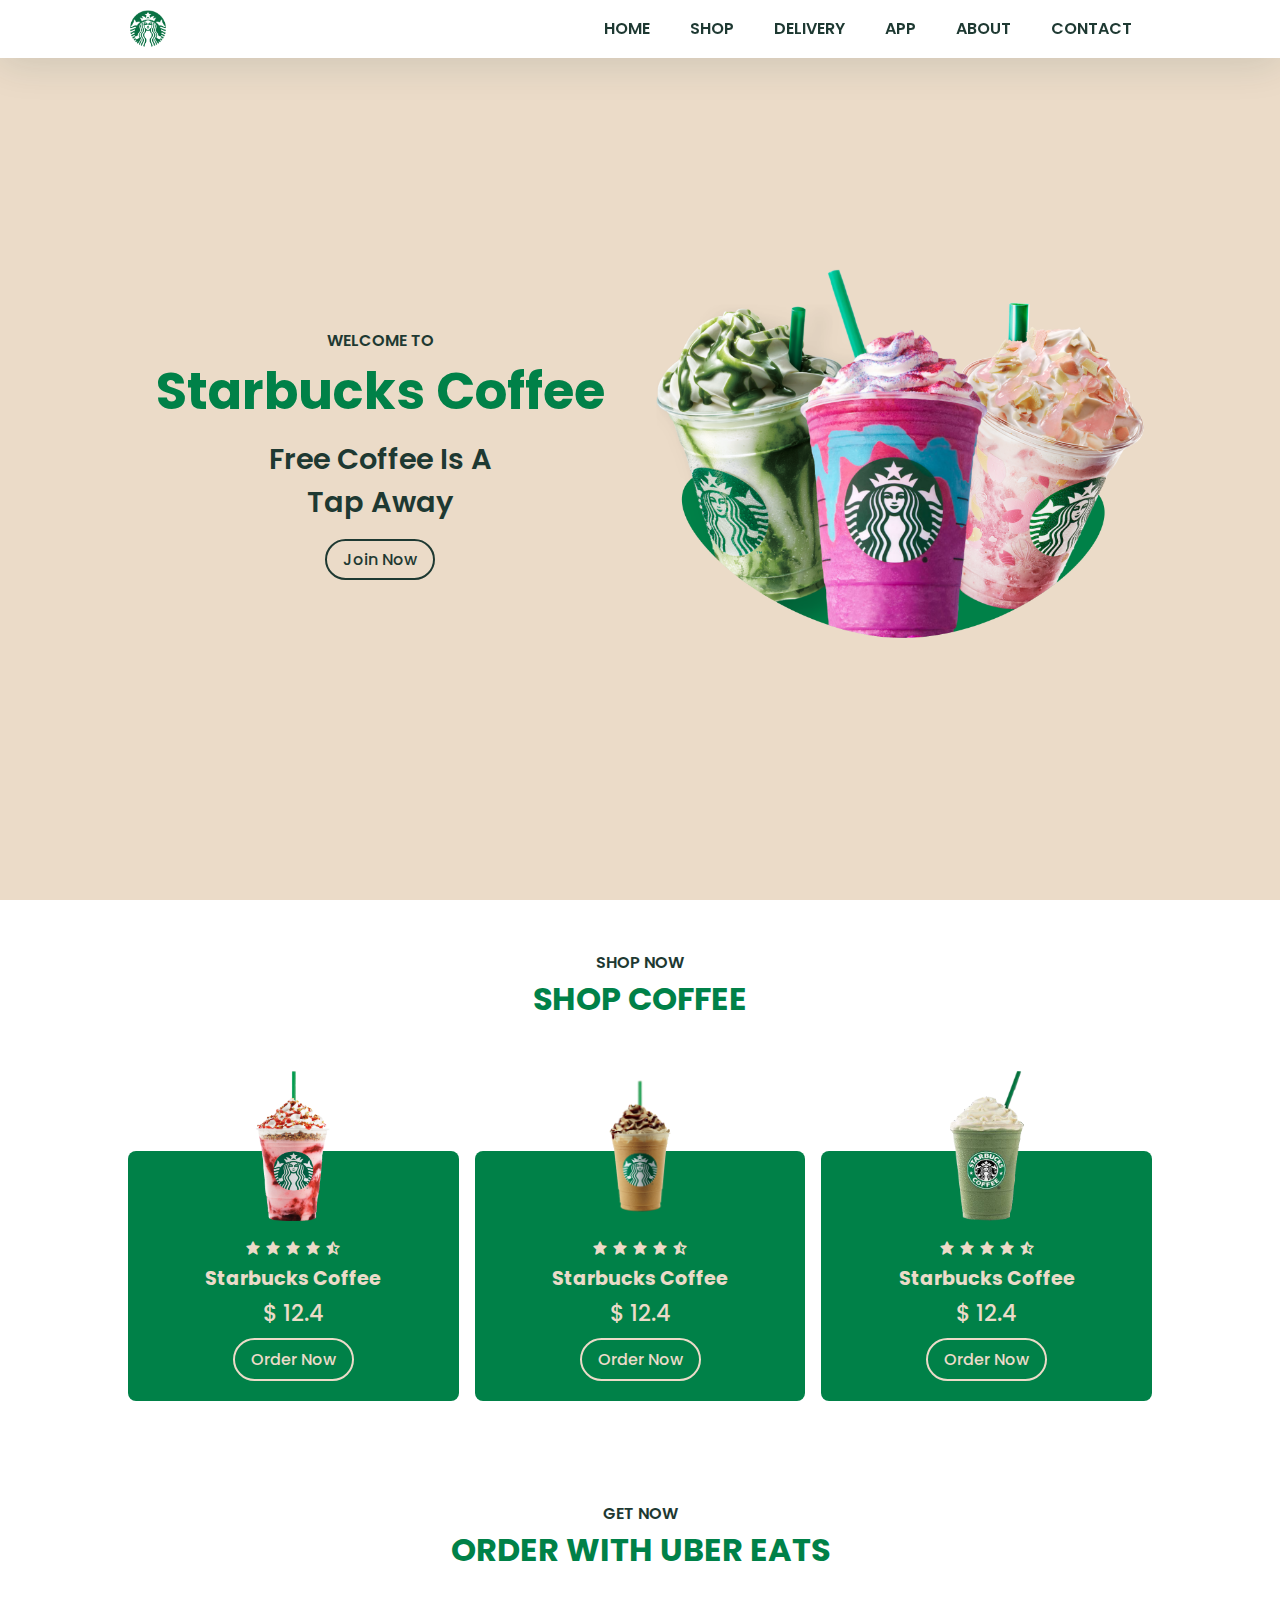
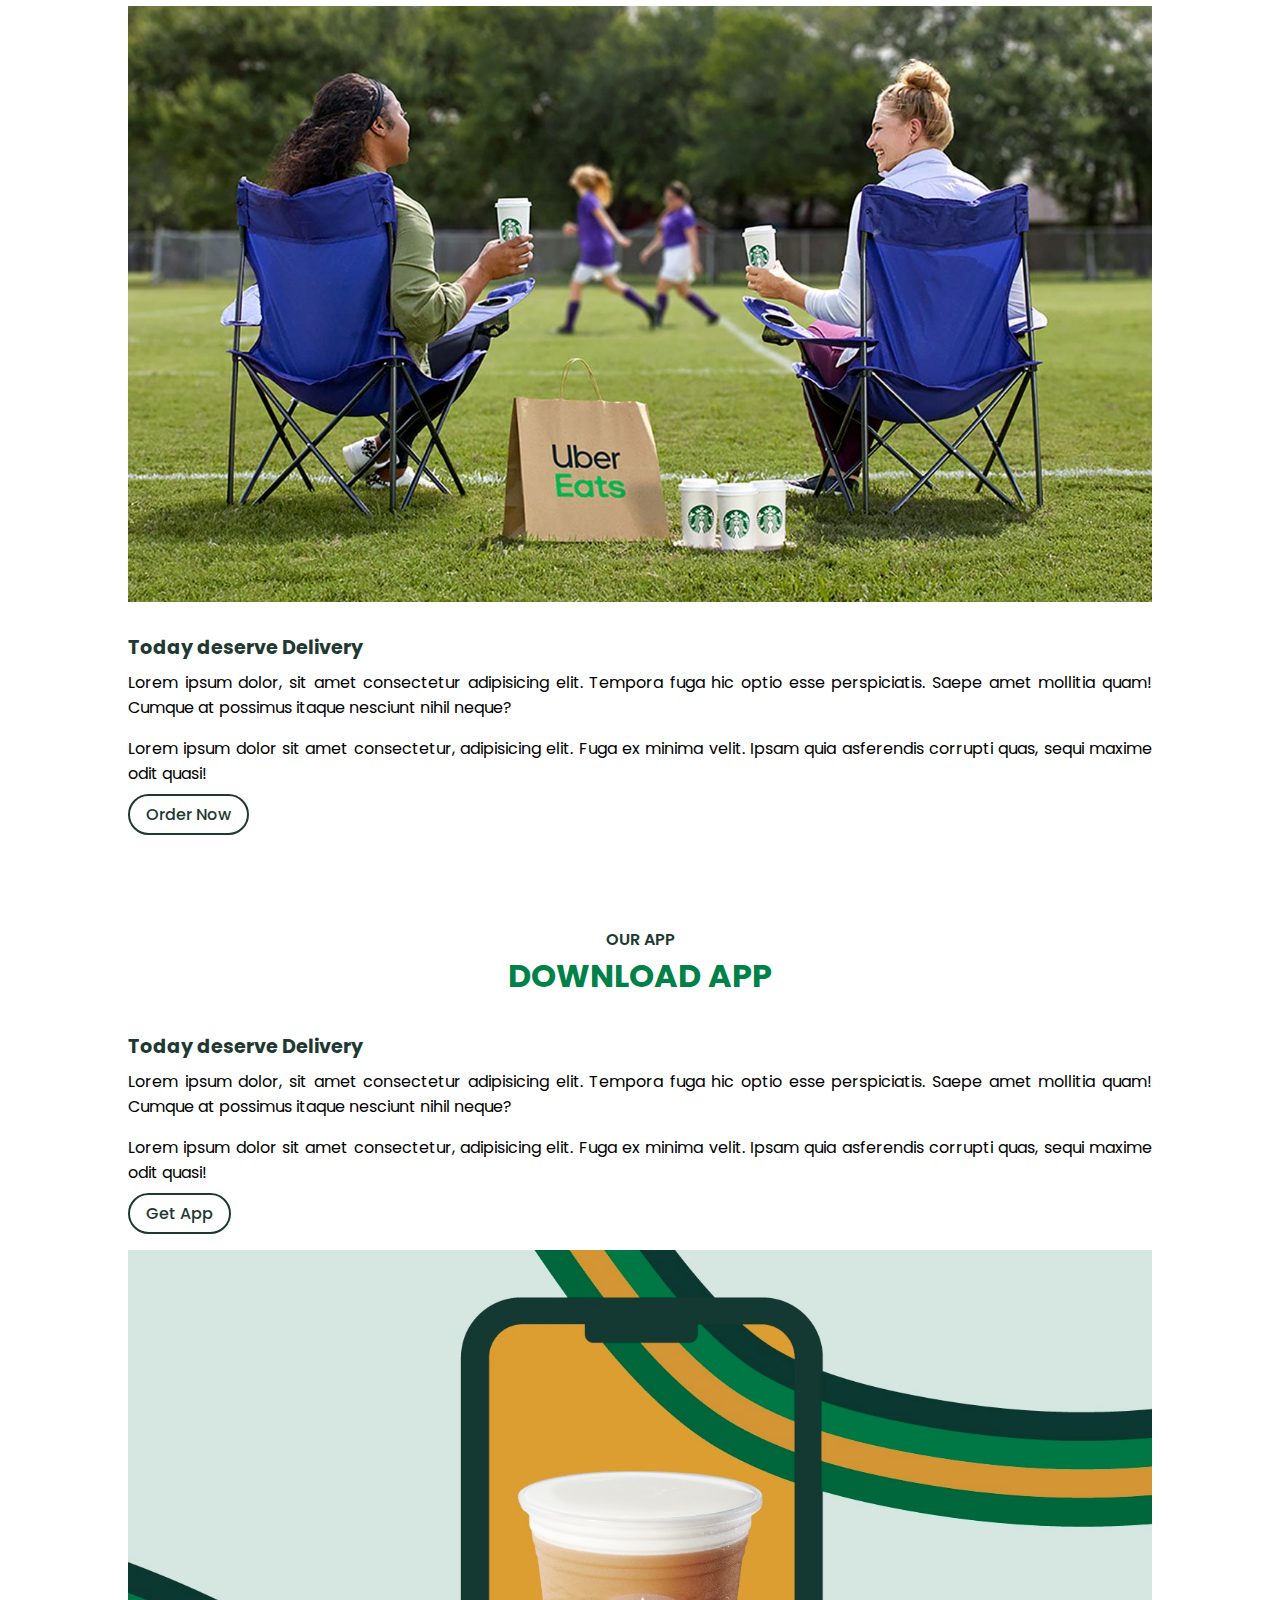
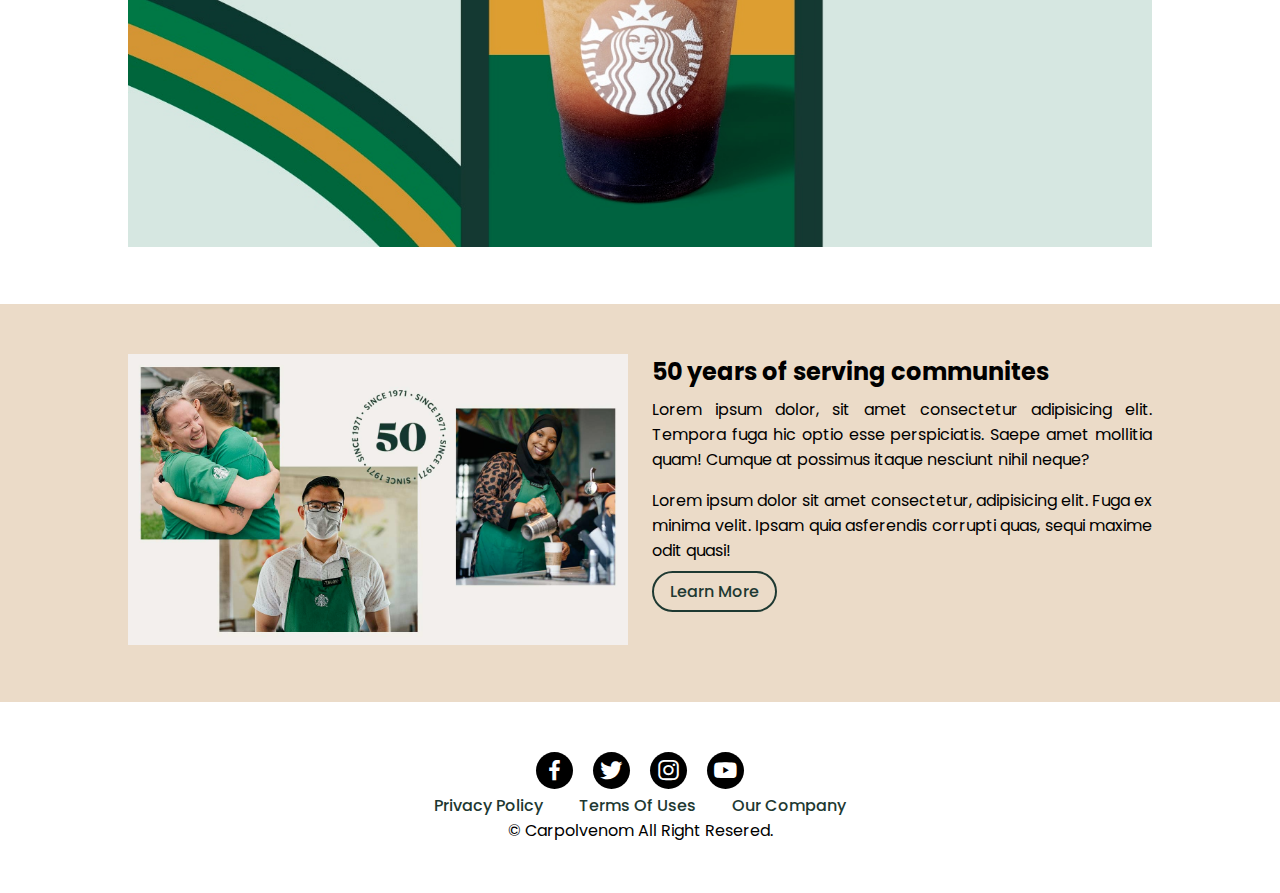
<file: strasbucks/index.html>
<!DOCTYPE html>
<html lang="en">
<head>
    <meta charset="UTF-8">
    <meta name="viewport" content="width=device-width, initial-scale=1.0">
    <link rel="stylesheet" href="./style.css">
    <link rel="stylesheet" href="./phone.css">
    <link rel="stylesheet"
  href="https://cdn.jsdelivr.net/npm/boxicons@latest/css/boxicons.min.css">
    <script src="./app.js" defer></script>
    <title>Starbucks</title>
</head>
<body>
 <!--Navbar-->
 <header>
    <a href="#" class="logo">
        <img src="img/logo.png" alt="">
    </a>
    <div class="bx bx-menu" id="menu-icon"></div>

    <ul class="navbar">
        <li><a href="#home">Home</a></li>
        <li><a href="#shop">Shop</a></li>
        <li><a href="#delivery">Delivery</a></li>
        <li><a href="#app">App</a></li>
        <li><a href="#about">About</a></li>
        <li><a href="#contact">Contact</a></li>
    </ul>

 </header>

  <!--Home-->
  <section class="home" id="home">
    <div class="home-text">
        <span>Welcome To</span>
        <h1>Starbucks Coffee</h1>
        <h2>Free Coffee is a <br>tap away</h2>
        <a href="#" class="btn">Join Now</a>
    </div>

    <div class="home-img">
        <img src="img/home.png" alt="">
    </div>
  </section>

  <!--Shop-->
  <section class="shop" id="shop">
<div class="heading">
    <span>Shop Now</span>
    <h1>Shop Coffee</h1>
</div>

<div class="shop-container">
    <div class="box">
        <div class="box-img">
            <img src="img/shop1.png" alt="">
        </div>
        <div class="stars">
            <i class="bx bxs-star"></i>
            <i class="bx bxs-star"></i>
            <i class="bx bxs-star"></i>
            <i class="bx bxs-star"></i>
            <i class="bx bxs-star-half"></i>
        </div>
        <h2>Starbucks Coffee</h2>
        <span>$ 12.4</span>
        <a href="#" class="btn">Order Now</a>
    </div>
    <div class="box">
        <div class="box-img">
            <img src="img/shop2.png" alt="">
        </div>
        <div class="stars">
            <i class="bx bxs-star"></i>
            <i class="bx bxs-star"></i>
            <i class="bx bxs-star"></i>
            <i class="bx bxs-star"></i>
            <i class="bx bxs-star-half"></i>
        </div>
        <h2>Starbucks Coffee</h2>
        <span>$ 12.4</span>
        <a href="#" class="btn">Order Now</a>
    </div>
    <div class="box">
        <div class="box-img">
            <img src="img/shop3.png" alt="">
        </div>
        <div class="stars">
            <i class="bx bxs-star"></i>
            <i class="bx bxs-star"></i>
            <i class="bx bxs-star"></i>
            <i class="bx bxs-star"></i>
            <i class="bx bxs-star-half"></i>
        </div>
        <h2>Starbucks Coffee</h2>
        <span>$ 12.4</span>
        <a href="#" class="btn">Order Now</a>
    </div>
</div>
  </section>
    
  <!--Delivery-->
  <section class="delivery" id="delivery">
<div class="heading">
    <span>Get Now</span>
    <h1>Order With Uber Eats</h1>
</div>
<div class="container">
    <div class="delivery-img">
        <img src="img/delivery.png" alt="">
    </div>
    <div class="delivery-text">
        <h2>Today deserve Delivery</h2>
        <p>Lorem ipsum dolor, sit amet consectetur adipisicing elit. Tempora fuga hic optio esse perspiciatis. Saepe amet mollitia quam! Cumque at possimus itaque nesciunt nihil neque?</p>
        <p>Lorem ipsum dolor sit amet consectetur, adipisicing elit. Fuga ex minima velit. Ipsam quia asferendis corrupti quas, sequi maxime odit quasi!</p>
        <a href="#" class="btn">Order Now</a>
    </div>
</div>
  </section>

  <!--App-->
  <section class="app" id="app">
   <div class="heading">
    <span>Our App</span>
    <h1>Download App</h1>
   </div>
   <div class="container">
    <div class="app-text">
        <h2>Today deserve Delivery</h2>
        <p>Lorem ipsum dolor, sit amet consectetur adipisicing elit. Tempora fuga hic optio esse perspiciatis. Saepe amet mollitia quam! Cumque at possimus itaque nesciunt nihil neque?</p>
        <p>Lorem ipsum dolor sit amet consectetur, adipisicing elit. Fuga ex minima velit. Ipsam quia asferendis corrupti quas, sequi maxime odit quasi!</p>
        <a href="#" class="btn">Get App</a>
    </div>
    <div class="app-img">
        <img src="img/app.png" alt="">
    </div>
</div>
  </section>

  <!--About-->
  <section class="about" id="about">
<div class="about-img">
    <img src="img/about.png" alt="">
</div>
<div class="about-text">
    <h2>50 years of serving communites</h2>
    <p>Lorem ipsum dolor, sit amet consectetur adipisicing elit. Tempora fuga hic optio esse perspiciatis. Saepe amet mollitia quam! Cumque at possimus itaque nesciunt nihil neque?</p>
    <p>Lorem ipsum dolor sit amet consectetur, adipisicing elit. Fuga ex minima velit. Ipsam quia asferendis corrupti quas, sequi maxime odit quasi!</p>
    <a href="#" class="btn">Learn More</a>
</div>
  </section>

  <!--Contact-->
  <section class="contact" id="contact">
<div class="social">
    <a href="#"><i class="bx bxl-facebook"></i></a>
    <a href=""><i class="bx bxl-twitter"></i></a>
    <a href=""><i class="bx bxl-instagram"></i></a>
    <a href=""><i class="bx bxl-youtube"></i></a>
</div>
<div class="links">
    <a href="#">Privacy Policy</a>
    <a href="#">Terms Of Uses</a>
    <a href="#">Our Company</a>
</div>
<p>&#169; Carpolvenom All Right Resered.</p>
  </section>
</body>
</html>
</file>
<file: strasbucks/style.css>
@import url('https://fonts.googleapis.com/css2?family=Poppins:wght@200;300;400;500;600;700&display=swap');

*{
    margin: 0;
    padding: 0;
    box-sizing: border-box;
    scroll-padding-top: 2rem;
    text-decoration: none;
    list-style: none;
    scroll-behavior: smooth;
    font-family: "Poppins", sans-serif;
}
:root{
    --main-color: #008148;
    --second-color: #1e3932;
}

section{
    padding: 50px 10%;
}
img{
    width: 100%;
}

/*Navbar*/
header{
    position: fixed;
    width: 100%;
    top: 0;
    right: 0;
    z-index: 1000;
    display: flex;
    align-items: center;
    justify-content: space-between;
    background: #fff;
    box-shadow: 0 4px 41px rgb(14 55 54 / 14%);
    padding: 10px 10%;
    transition: 0.2s;
}
.logo{
    display: flex;
    align-items: center;
}
.logo img{
    width: 40px;
}
.navbar{
    display: flex;
}
.navbar a{
font-size: 1rem;
padding: 11px 20px;
color: var(--second-color);
font-weight: 600;
text-transform: uppercase;
}
.navbar a:hover{
    color: var(--main-color);
}
#menu-icon{
    font-size: 24px;
    cursor: pointer;
    z-index: 1001;
    display: none;
}


/*Home Section*/
.home{
    width: 100%;
    min-height: 100vh;
    display: flex;
    flex-wrap: wrap;
    align-items: center;
    background-color: #ebdbc8;
    gap: 1rem;
}
.home-text{
    flex: 1 1 17rem;
    justify-content: center;
    text-align: center;
}
.home-img{
    flex: 1 1 17rem;
}
.home-img img{
    animation: animate 3s linear infinite;
}
@keyframes animate{
    0%{
        transform: translate(-11px, 0);
    }
    50%{
        transform: translate(-0px, -11px);
    }
    100%{
        transform: translate(-11px,0);
    }
}
.home-text span{
    font-size: 1rem;
    text-transform: uppercase;
    font-weight: 600;
    color: var(--second-color);
}
.home-text h1{
    font-size: 3.2rem;
    color: var(--main-color);
    font-weight: bolder;
}
.home-text h2{
    font-size: 1.8rem;
    font-weight: 600;
    color: var(--second-color);
    text-transform: capitalize;
    margin: 0.5rem 0 1.4rem;
}
.btn{
    padding: 7px 16px;
    border: 2px solid var(--second-color);
    border-radius: 40px;
    color: var(--second-color);
    font-weight: 500;
}
.btn:hover{
    color: #fff;
    background: var(--second-color);
}


/*shop Section*/
.heading{
    text-align: center;
    text-transform: uppercase;
}
.heading span{
    font-size: 1rem;
    font-weight: 600;
    color: var(--second-color);
}
.heading h1{
    font-size: 2rem;
    color: var(--main-color);
}
.shop-container{
    display: flex;
    flex-wrap: wrap;
    gap: 1rem;
    margin-top: 5rem;
}
.shop-container .box{
    flex: 1 1 10rem;
    background: var(--main-color);
    padding: 20px;
    display: flex;
    text-align: center;
    flex-direction: column;
    align-items: center;
    margin-top: 3rem;
    border-radius: 0.5rem;
}
.shop-container .box .box-img{
    width: 150px;
    height: 150px;
    margin-top: -100px;
}
.shop-container .box .box-img img{
    width: 100%;
    height: 100%;
    object-fit: contain;
    object-position: center;
}
.stars{
    margin: 1em 0 0.1rem;
}
.shop-container .box .stars .bx{
    color: #ebdbc8;
}
.shop-container .box h2{
    color: #ebdbc8;
    font-size: 1.2rem;
}
.shop-container .box span{
    color: #ebdbc8;
    font-size: 1.4rem;
    font-weight: 500;
    margin: 0.2rem 0 0.5rem;
}
.box .btn{
    border: 2px solid #ebdbc8;
    color: #ebdbc8;
}
.btn .btn:hover{
    background: #ebdbc8;
    color: var(--second-color);
}


/*Delivery-Section */
.container{
    display: flex;
    flex-wrap: wrap;
    gap: 1.5rem;
    margin-top: 2rem;
}
.delivery-img,
.app-img{
    flex: 1 1 21rem;
}
.delivery-text,
.app-text{
    font-size: 1 1 21rem;
}
.delivery-text h2,
.app-text h2{
    font-size: 1.2rem;
    color: var(--second-color);
}
.delivery-text p,
.app-text p{
    margin: 0.5rem 0 1rem;
    text-align: justify;
}


/*About-Section*/
.about{
    display: flex;
    flex-wrap: wrap;
    background: #ebdbc8;
    gap: 1.5rem;
}
.about-img{
    flex: 1 1 17rem;
}
.about-text{
    flex: 1 1 17rem;
}
.about-text h1{
    font-size: 1.2rem;
    color: var(--second-color);
}
.about-text p{
    margin: 0.5rem 0 1rem;
    text-align: justify;
}
.contact{
    display: flex;
    flex-direction: column;
    align-items: center;
}
.social a{
    font-size: 27px;
    margin: 0.5rem;
}
.social a .bx{
    padding: 5px;
    color: #fff;
    background: #000000;
    border-radius: 50%;
}
.social a .bx:hover{
    background: var(--main-color);
}
.links{
    margin: 1rem 0 1 rem;
}
.links a{
    font-size: 1rem;
    font-weight: 500;
    color: var(--second-color);
    padding: 1rem;
}
.links a:hover{
color: var(--main-color);
}
.contact p{
    text-align: center;
}
</file>
<file: strasbucks/phone.css>
@media (max-width: 1150px){
    
    section{
        padding: 50px 7%;
    }
    .home-text h1{
        font-size: 3rem;
    }
    .home-text h2{
        font-size: 1.5rem;
    }
}

@media (max-width: 820px){
    
    header{
      padding: 15px 20px;
    }
    #menu-icon{
        display: block;
        cursor: pointer;
    }

    
    .navbar{
        height: 0px;
        position: absolute;
        top: 80px;
        left: 0;
        right: 0;
        width: 100vw;
        background: #1e3932;
        transition: 0.5s;
        overflow: hidden;
        display: block;
        justify-content: center;
        text-align: center;
    }
    .navbar ul{
        display: block;
        width: fit-content;
        flex-direction: column;
        margin: 80px auto 0 auto;
        justify-content: flex-end;
        text-align: center;
        transition: 0.5s;
        opacity: 0;
    }

    .navbar.active{
        height: 450px;
        }

        .navbar.active ul{
            opacity: 1;
        }

    
    header .navbar li{
        padding: 20px 0 20px 40px;
        margin-left: 0%;
    }

    header .navbar li a{
        color: #fff;
        margin-bottom: 12px;
    }
}

@media (max-width: 991px){

    section{
        padding: 50px 4%;
    }
}

@media (max-width: 768px){
  
   .home-text span{
    font-size: 0.9rem;
   }
   .home-text h1{
    font-size: 2.4rem;
   }
   .home-text h2{
    font-size: 1.2rem;
   }
   header{
    padding: 15px 20px;
  }
  #menu-icon{
      display: block;
      cursor: pointer;
  }

  
  .navbar{
      height: 0px;
      position: absolute;
      top: 80px;
      left: 0;
      right: 0;
      width: 100vw;
      background: #1e3932;
      transition: 0.5s;
      overflow: hidden;
  }
  .navbar ul{
      display: block;
      width: fit-content;
      flex-direction: column;
      margin: 80px auto 0 auto;
      justify-content: flex-end;
      text-align: center;
      transition: 0.5s;
      opacity: 0;
  }

  .navbar.active{
      height: 450px;
      }

      .navbar.active ul{
          opacity: 1;
      }

  
  header .navbar ul li{
      padding: 20px 0 20px 40px;
      margin-left: 0%;
  }

  header .navbar ul li a{
      color: #fff;
      margin-bottom: 12px;
  }
}

@media (max-width: 610px){
    .home-text{
        padding-top: inherit;
    }
    .shop-container .box{
        margin-top: 6rem;
    }
    .heading h1{
        font-size: 1.5rem;
    }
    .heading span{
        font-size: 0.9rem;
    }
    .about{
        flex-direction: column-reverse;
    }
    .links{
        display: flex;
        flex-direction: column;
    }
    header{
        padding: 15px 20px;
      }
      #menu-icon{
          display: block;
          cursor: pointer;
      }
  
      
      .navbar{
          height: 0px;
          position: absolute;
          top: 80px;
          left: 0;
          right: 0;
          width: 100vw;
          background: #1e3932;
          transition: 0.5s;
          overflow: hidden;
      }
      .navbar ul{
          display: block;
          width: fit-content;
          flex-direction: column;
          margin: 80px auto 0 auto;
          justify-content: flex-end;
          text-align: center;
          transition: 0.5s;
          opacity: 0;
      }
  
      .navbar.active{
          height: 450px;
          }
  
          .navbar.active ul{
              opacity: 1;
          }
  
      
      header .navbar ul li{
          padding: 20px 0 20px 40px;
          margin-left: 0%;
      }
  
      header .navbar ul li a{
          color: #fff;
          margin-bottom: 12px;
      }
}
</file>
